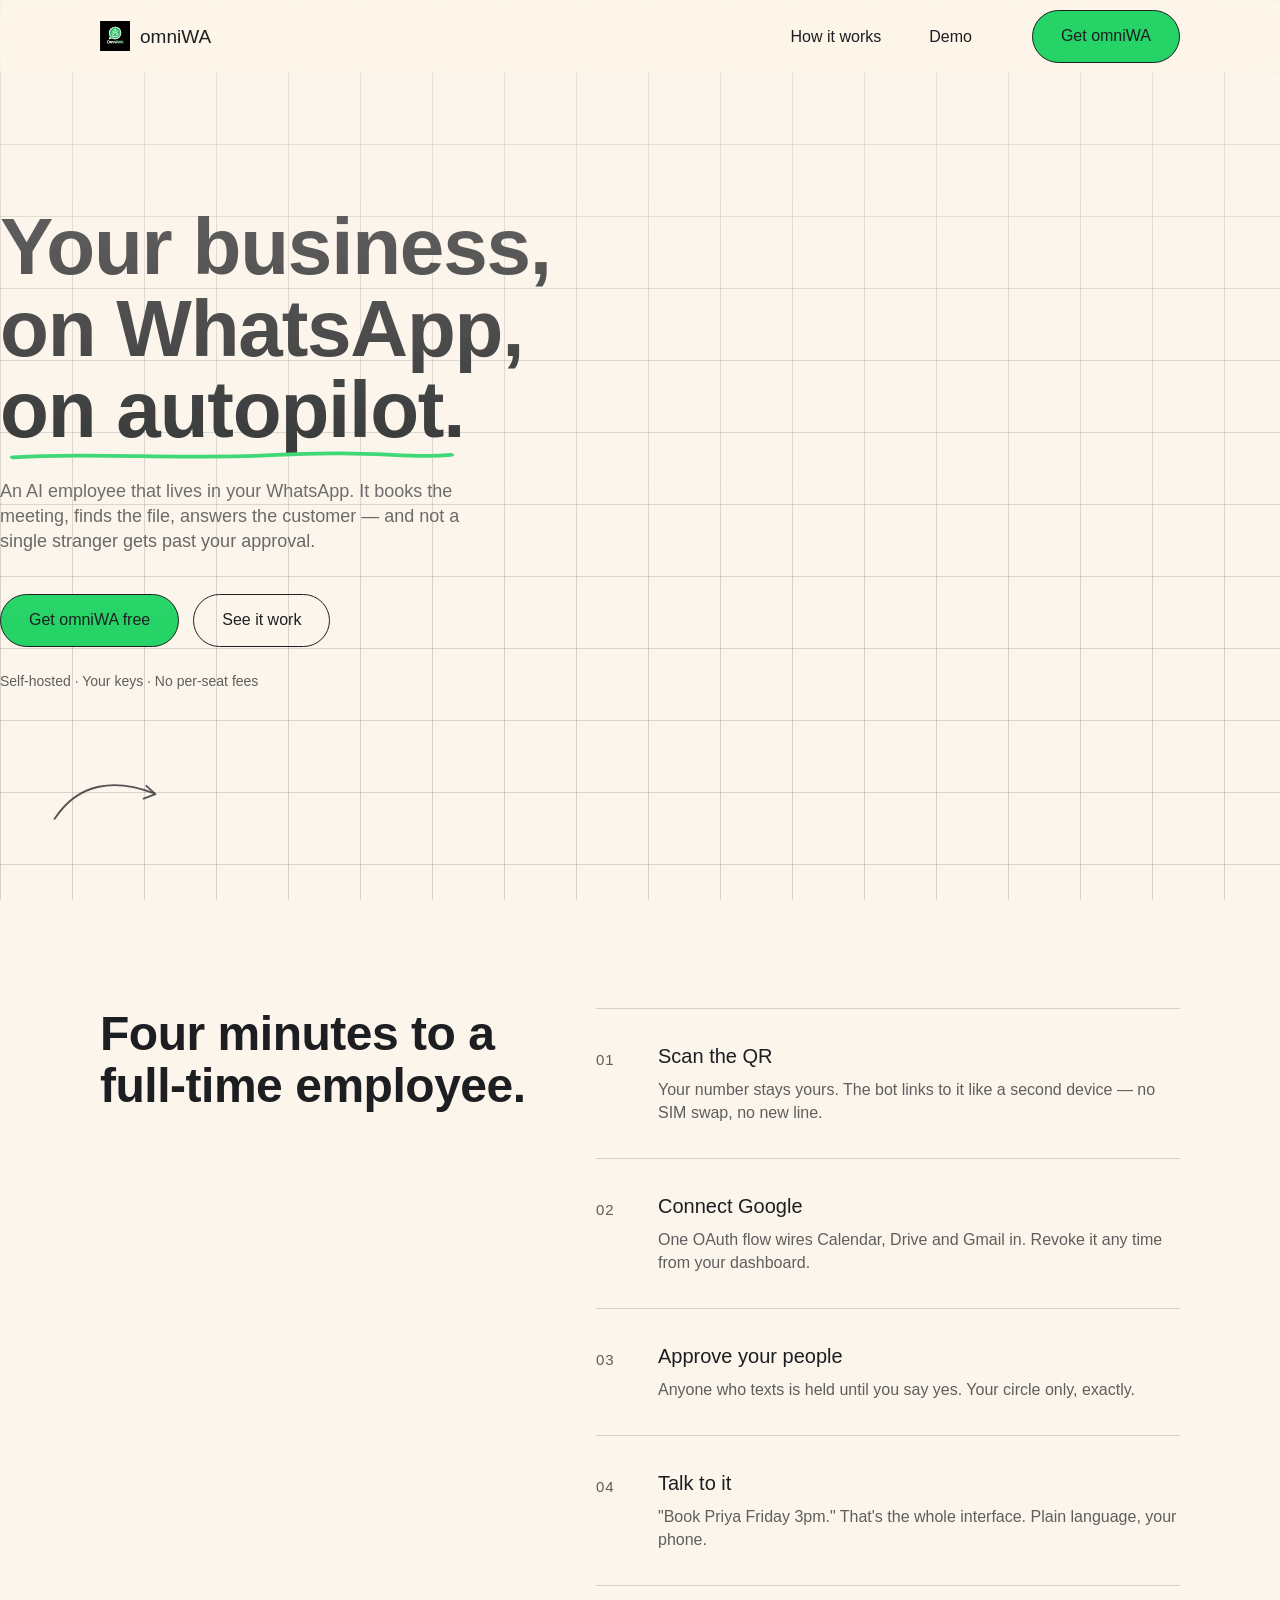
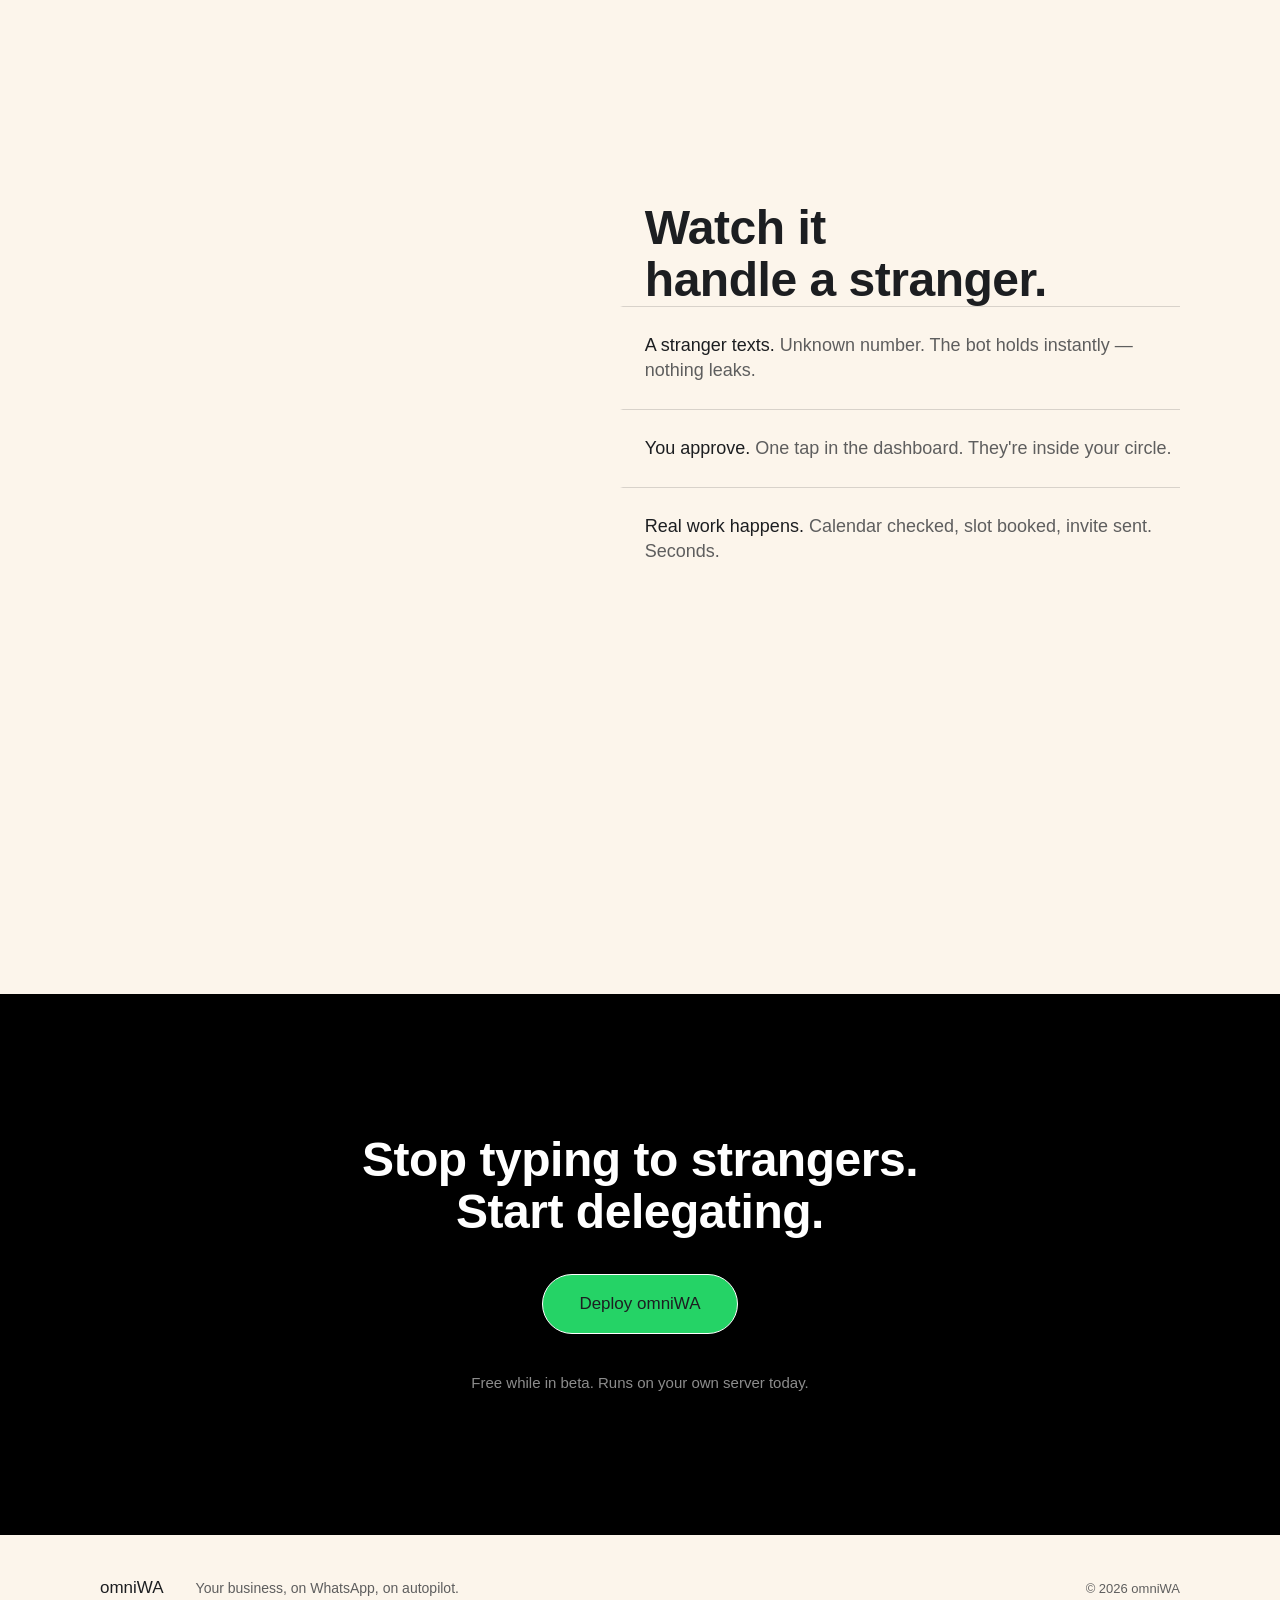
<file: landing/index.html>
<!--
  omniWA landing — design contract (see DESIGN.md alongside this file)
  THESIS: WhatsApp's own marketing voice. Cream paper, black ink, one green pill.
  Refuses the dark-neon SaaS hero this category always ships.
-->
<!DOCTYPE html>
<html lang="en">
<head>
  <meta charset="UTF-8" />
  <meta name="viewport" content="width=device-width, initial-scale=1.0" />
  <title>omniWA — Your business, on WhatsApp, on autopilot</title>
  <meta name="description" content="omniWA turns WhatsApp into your hardest-working employee. Owner-approved access, Google Workspace built in, fully self-hosted." />
  <meta property="og:title" content="omniWA — Your business, on WhatsApp, on autopilot" />
  <link rel="icon" type="image/svg+xml" href="assets/logo.svg" />
  <link rel="stylesheet" href="css/style.css?v=5" />
  <link rel="stylesheet" href="css/phone.css?v=5" />
  <script type="importmap">
  {
    "imports": {
      "gsap": "https://esm.sh/gsap@3.12.5",
      "gsap/ScrollTrigger": "https://esm.sh/gsap@3.12.5/ScrollTrigger",
      "lenis": "https://esm.sh/lenis@1.1.14",
      "three": "https://esm.sh/three@0.169.0"
    }
  }
  </script>
</head>
<body>

  <!-- NAV — cream, flat, hairline only -->
  <header class="nav" id="nav">
    <div class="container nav__inner">
      <a href="#top" class="brand" aria-label="omniWA home">
        <img src="assets/logo.svg" alt="" class="brand__mark" />
        <span>omniWA</span>
      </a>
      <nav class="nav__links">
        <a href="#how">How it works</a>
        <a href="#demo">Demo</a>
      </nav>
      <a href="#cta" class="pill pill--primary">Get omniWA</a>
    </div>
  </header>

  <!-- HERO — split, asymmetric. Left: type + one green pill. Right: CSS-3D iPhone. -->
  <section class="hero" id="top">
    <div class="blueprint" aria-hidden="true"></div>

    <div class="container hero__grid">
      <div class="hero__copy">
        <h1 class="hero__title">Your business,<br />on WhatsApp,<br />
          <span class="sketch-underline">on autopilot.</span>
        </h1>
        <p class="hero__sub">An AI employee that lives in your WhatsApp.
          It books the meeting, finds the file, answers the customer —
          and not a single stranger gets past your approval.</p>
        <div class="hero__actions">
          <a href="#cta" class="pill pill--primary">Get omniWA free</a>
          <a href="#demo" class="pill pill--ghost">See it work</a>
        </div>
        <p class="hero__note">Self-hosted &middot; Your keys &middot; No per-seat fees</p>
      </div>
      <div class="hero__phone-zone" id="phone-hero" aria-hidden="true"></div>
    </div>

    <!-- sketchbook annotation -->
    <svg class="doodle doodle--hero" viewBox="0 0 120 60" fill="none" aria-hidden="true">
      <path d="M4 50 C 30 10, 70 6, 112 22" stroke="#1c1e21" stroke-width="2" stroke-linecap="round"/>
      <path d="M104 14 L 114 23 L 101 28" stroke="#1c1e21" stroke-width="2" fill="none" stroke-linecap="round" stroke-linejoin="round"/>
    </svg>
  </section>

  <!-- HOW IT WORKS — numbered rows, ink dividers -->
  <section class="how section" id="how">
    <div class="container how__cols">
      <h2 class="h2">Four minutes to a<br />full-time employee.</h2>
      <ol class="steps">
        <li class="step reveal"><span class="step__n">01</span><div><h3>Scan the QR</h3><p>Your number stays yours. The bot links to it like a second device — no SIM swap, no new line.</p></div></li>
        <li class="step reveal"><span class="step__n">02</span><div><h3>Connect Google</h3><p>One OAuth flow wires Calendar, Drive and Gmail in. Revoke it any time from your dashboard.</p></div></li>
        <li class="step reveal"><span class="step__n">03</span><div><h3>Approve your people</h3><p>Anyone who texts is held until you say yes. Your circle only, exactly.</p></div></li>
        <li class="step reveal"><span class="step__n">04</span><div><h3>Talk to it</h3><p>"Book Priya Friday 3pm." That's the whole interface. Plain language, your phone.</p></div></li>
      </ol>
    </div>
  </section>

  <!-- DEMO — pinned 3D phone with scroll-scrubbed real conversation -->
  <section class="demo section" id="demo">
    <div class="container demo__layout">
      <div class="demo__sticky">
        <div id="phone-demo" aria-label="iPhone running a live omniWA conversation"></div>
      </div>
      <div class="demo__copy">
        <h2 class="h2">Watch it<br />handle a stranger.</h2>
        <ol class="beats">
          <li data-beat="0"><strong>A stranger texts.</strong> Unknown number. The bot holds instantly — nothing leaks.</li>
          <li data-beat="1"><strong>You approve.</strong> One tap in the dashboard. They're inside your circle.</li>
          <li data-beat="2"><strong>Real work happens.</strong> Calendar checked, slot booked, invite sent. Seconds.</li>
        </ol>
      </div>
    </div>
  </section>

  <!-- CTA — the near-black band. Green pill reads loudest here. -->
  <section class="band" id="cta">
    <div class="container band__inner">
      <h2 class="h2 h2--inverse">Stop typing to strangers.<br />Start delegating.</h2>
      <a href="#" class="pill pill--primary pill--lg">Deploy omniWA</a>
      <p class="band__note">Free while in beta. Runs on your own server today.</p>
    </div>
  </section>

  <!-- FOOTER — continues the canvas, no contrast -->
  <footer class="footer">
    <div class="container footer__inner">
      <span class="footer__brand">omniWA</span>
      <span class="footer__note">Your business, on WhatsApp, on autopilot.</span>
      <span class="footer__meta">&copy; 2026 omniWA</span>
    </div>
  </footer>

  <script type="module" src="js/main.js?v=5"></script>
</body>
</html>
</file>
<file: landing/css/style.css>
/* ============================================================
   omniWA — WhatsApp marketing world
   Cream canvas · ink weight-400 · one voltage pill · flat surfaces
   Radii: 25px tile / 50px pill / 50% circle. No shadow tier.
   ============================================================ */

:root {
  --canvas: #fcf5eb;
  --surface: #ffffff;
  --ink: #1c1e21;
  --ink-muted: #5e5e5e;
  --green: #25d366;
  --mint: #d9fdd3;
  --hairline: rgba(28, 30, 33, 0.16);
  --radius-tile: 25px;
  --radius-pill: 50px;
  --font: "Inter", -apple-system, BlinkMacSystemFont, "Segoe UI", Roboto,
    sans-serif;
}

* { box-sizing: border-box; margin: 0; padding: 0; }

html { scroll-behavior: auto; }
html.lenis, html.lenis body { height: auto; }
.lenis.lenis-smooth { scroll-behavior: auto !important; }

body {
  background: var(--canvas);
  color: var(--ink);
  font-family: var(--font);
  font-weight: 400; /* every tier — emphasis is size */
  font-size: 18px;
  line-height: 25px;
  -webkit-font-smoothing: antialiased;
  overflow-x: clip;
}

::selection { background: var(--green); color: var(--ink); }

a { color: inherit; text-decoration: none; }
img { max-width: 100%; display: block; }
:focus-visible { outline: 2px solid var(--green); outline-offset: 3px; }

.container {
  width: min(1080px, calc(100% - 48px));
  margin-inline: auto;
}

.section { padding-block: clamp(80px, 12vh, 128px); }

/* ---------- type scale (all 400) ---------- */
.hero__title {
  font-size: clamp(44px, 6.4vw, 80px);
  line-height: 1.02;
  letter-spacing: -0.015em;
}
.h2 {
  font-size: clamp(32px, 4.2vw, 48px);
  line-height: 1.08;
  letter-spacing: -0.01em;
}
.h2--inverse { color: var(--surface); }
h3 { font-size: 20px; line-height: 27px; font-weight: 400; }
p { max-width: 62ch; }

/* ---------- pills ---------- */
.pill {
  display: inline-flex;
  align-items: center;
  justify-content: center;
  height: 53px;
  padding: 16px 28px;
  border-radius: var(--radius-pill);
  font-size: 16px;
  line-height: 16px;
  transition: transform 0.15s ease, background 0.15s ease;
}
.pill:active { transform: scale(0.97); }
.pill--primary {
  background: var(--green);
  color: var(--ink); /* ink on green, never white — per WhatsApp marketing */
  border: 1px solid var(--ink);
}
.pill--primary:hover { background: #2ae473; }
.pill--ghost {
  background: transparent;
  color: var(--ink);
  border: 1px solid var(--ink);
  height: 53px;
}
.pill--ghost:hover { background: rgba(28, 30, 33, 0.05); }
.pill--lg { height: 60px; padding: 20px 36px; font-size: 17px; }

/* ---------- nav — Apple translucent material ---------- */
.nav {
  position: fixed;
  inset-inline: 0;
  top: 0;
  z-index: 50;
  background: rgba(252, 245, 235, 0.72);
  backdrop-filter: blur(20px) saturate(180%);
  -webkit-backdrop-filter: blur(20px) saturate(180%);
  border-bottom: 1px solid transparent;
  transition: border-color 0.3s ease, background 0.3s ease;
}
.nav.is-scrolled {
  border-bottom-color: rgba(28, 30, 33, 0.08);
  background: rgba(252, 245, 235, 0.85);
}
.nav__inner {
  display: flex;
  align-items: center;
  gap: 40px;
  height: 72px;
}
.brand {
  display: flex;
  align-items: center;
  gap: 10px;
  font-size: 19px;
}
.brand__mark { width: 30px; height: 30px; }
.nav__links { display: flex; gap: 8px; margin-left: auto; }
.nav__links a {
  padding: 0 20px;
  font-size: 16px;
  color: var(--ink);
}
.nav__links a:hover { opacity: 0.65; }

/* ---------- hero ---------- */
.hero {
  position: relative;
  min-height: 100dvh;
  display: flex;
  align-items: center;
  overflow: clip;
  /* faint blueprint grid on the canvas floor */
  background-image:
    linear-gradient(var(--hairline) 1px, transparent 1px),
    linear-gradient(90deg, var(--hairline) 1px, transparent 1px);
  background-size: 72px 72px;
  mask-image: linear-gradient(to bottom, rgba(0,0,0,.55), rgba(0,0,0,1) 70%);
}

.hero__grid {
  display: grid;
  grid-template-columns: minmax(0, 1fr) minmax(320px, 44%);
  align-items: center;
  gap: 24px;
  width: 100%;
  position: relative;
  z-index: 2;
}

.hero__copy { padding-block: 120px; }
.hero__sub {
  color: var(--ink-muted);
  margin-top: 28px;
  max-width: 46ch;
}
.hero__actions {
  display: flex;
  gap: 14px;
  flex-wrap: wrap;
  margin-top: 40px;
}
.hero__note {
  margin-top: 22px;
  font-size: 14px;
  color: var(--ink-muted);
}

/* hero phone zone — CSS-3D iPhone lives here */
.hero__phone-zone {
  position: relative;
  display: grid;
  place-items: center;
  min-height: 640px;
}
.hero__phone-zone .ip-wrapper {
  cursor: grab;
}
.hero__phone-zone .ip-wrapper:active { cursor: grabbing; }

/* sketchbook underline under "on autopilot." */
.sketch-underline {
  position: relative;
  white-space: nowrap;
}
.sketch-underline::after {
  content: "";
  position: absolute;
  left: 2%;
  bottom: -0.08em;
  width: 96%;
  height: 0.14em;
  background: url("data:image/svg+xml,%3Csvg xmlns='http://www.w3.org/2000/svg' viewBox='0 0 200 9' preserveAspectRatio='none'%3E%3Cpath d='M2 6 C 40 2, 80 8, 120 4 S 180 7, 198 4' fill='none' stroke='%2325d366' stroke-width='3' stroke-linecap='round'/%3E%3C/svg%3E")
    no-repeat center / 100% 100%;
}
.doodle--hero {
  position: absolute;
  left: clamp(8px, 4vw, 56px);
  bottom: 8vh;
  width: 110px;
  z-index: 2;
  opacity: 0.75;
}

/* ---------- how ---------- */
.how__cols {
  display: grid;
  grid-template-columns: minmax(280px, 40%) 1fr;
  gap: 64px;
}
.steps {
  list-style: none;
}
.step {
  display: flex;
  gap: 28px;
  padding: 34px 0;
  border-top: 1px solid var(--hairline);
}
.step:last-child { border-bottom: 1px solid var(--hairline); }
.step__n {
  font-size: 15px;
  letter-spacing: 0.06em;
  color: var(--ink-muted);
  padding-top: 4px;
  min-width: 34px;
}
.step h3 { margin-bottom: 8px; }
.step p { color: var(--ink-muted); font-size: 16px; line-height: 23px; }

/* ---------- demo (pinned) ---------- */
.demo { background: var(--canvas); }
.demo__layout {
  display: grid;
  grid-template-columns: minmax(340px, 46%) 1fr;
  gap: 48px;
  align-items: start;
}
.demo__sticky {
  position: sticky;
  top: calc(50vh - min(38vh, 360px));
  height: min(76vh, 720px);
  display: grid;
  place-items: center;
}
#phone3d-demo {
  position: absolute;
  inset: 0;
  width: 100%;
  height: 100%;
}

.beats { list-style: none; counter-reset: beat; }
.beats li {
  padding: 26px 0;
  border-top: 1px solid var(--hairline);
  color: var(--ink-muted);
  transition: color 0.35s ease, border-color 0.35s ease;
  border-left: 3px solid transparent;
  padding-left: 22px;
  margin-left: -25px;
}
.beats li strong { color: var(--ink); font-weight: 400; }
.beats li.is-active { border-left-color: var(--green); color: var(--ink); }

/* ---------- CTA band — the near-black encryption band ---------- */
.band {
  background: #000000; /* pure black is the point of the band */
  padding-block: 140px;
}
.band__inner {
  display: flex;
  flex-direction: column;
  align-items: center;
  gap: 36px;
  text-align: center;
}
.band .pill--lg { border-color: var(--surface); }
.band__note { color: rgba(255, 255, 255, 0.55); font-size: 15px; }

/* ---------- footer ---------- */
.footer { padding-block: 40px; }
.footer__inner {
  display: flex;
  flex-wrap: wrap;
  gap: 12px 32px;
  align-items: baseline;
}
.footer__brand { font-size: 17px; }
.footer__note { color: var(--ink-muted); font-size: 14px; }
.footer__meta {
  margin-left: auto;
  font-size: 13px;
  color: var(--ink-muted);
}

/* ---------- reveals (restrained: fade + 16px rise) ---------- */
.reveal { will-change: transform, opacity; }

/* ---------- responsive ---------- */
@media (max-width: 900px) {
  .hero__grid { grid-template-columns: 1fr; }
  .hero__phone-zone { min-height: 520px; order: -1; padding-top: 90px; }
  .hero__copy { padding-block: 32px 64px; }
  .how__cols { grid-template-columns: 1fr; gap: 40px; }
  .demo__layout { grid-template-columns: 1fr; }
  .demo__sticky { position: relative; top: auto; height: 66vh; }
  .nav__links { display: none; }
  .nav .pill { margin-left: auto; height: 44px; padding: 12px 20px; }
}

/* ---------- reduced motion ---------- */
@media (prefers-reduced-motion: reduce) {
  *, *::before, *::after {
    animation-duration: 0.001s !important;
    transition-duration: 0.001s !important;
  }
  .bubble, .chat__sys {
    opacity: 1 !important;
    transform: none !important;
    visibility: visible !important;
  }
}
</file>
<file: landing/css/phone.css>
/* ============================================================
   Phone — pro-rendered frame PNG (from facilpay clone asset)
   + live WhatsApp chat layered into the glass area.
   Technique matches the reference: image frame, HTML screen.
   ============================================================ */

.ph-scene {
  perspective: 1400px;
  perspective-origin: 50% 50%;
  user-select: none;
  -webkit-user-select: none;
}

.ph-wrapper {
  position: relative;
  margin-inline: auto;
}

.ph-device {
  position: relative;
  transform-style: preserve-3d;
  transform: rotateY(-12deg) rotateX(2deg);
  will-change: transform;
}

/* the pro-rendered titanium frame */
.ph-img {
  display: block;
  width: 100%;
  height: auto;
  filter: drop-shadow(0 50px 80px rgba(28, 30, 33, 0.35));
}

/* live screen layer — positioned over the PNG's glass area */
.ph-screen {
  position: absolute;
  /* glass rect measured from the frame PNG (1520x3096):
     x 60–1460, y 45–3055 → insets in % */
  left: 3.9%;
  right: 4%;
  top: 1.8%;
  bottom: 1.6%;
  overflow: hidden;
  transform: translateZ(1px); /* sits above the frame face */
  background: #ece5dd;
}

/* glass reflection sweep */
.ph-glass {
  position: absolute;
  inset: 0;
  z-index: 5;
  pointer-events: none;
  background: linear-gradient(128deg, rgba(255,255,255,0.09) 0%, rgba(255,255,255,0.02) 26%, transparent 46%);
}

/* ============================================================
   WhatsApp chat UI (light mode, authentic)
   ============================================================ */
.chat-ui {
  display: flex;
  flex-direction: column;
  height: 100%;
  font-family: "Inter", -apple-system, sans-serif;
  background: #ece5dd; /* chat wallpaper cream */
}

.wa-header {
  flex-shrink: 0;
  display: flex;
  align-items: center;
  gap: 10px;
  background: #075e54;
  color: #fff;
  padding: 44px 14px 10px; /* clears the notch zone */
}
.wa-avatar {
  width: 32px;
  height: 32px;
  border-radius: 50%;
  background: #ffffff;
  color: #075e54;
  display: grid;
  place-items: center;
  font-weight: 600;
  font-size: 15px;
}
.wa-name { font-size: 15px; }
.wa-status { font-size: 11px; opacity: 0.72; }

.wa-banner {
  flex-shrink: 0;
  margin: 8px 12px 2px;
  background: #fff5c4;
  color: #54636d;
  font-size: 10.5px;
  text-align: center;
  border-radius: 8px;
  padding: 6px 8px;
}

.wa-body {
  flex: 1;
  overflow: hidden;
  display: flex;
  flex-direction: column;
  gap: 7px;
  padding: 10px 12px;
}

.wa-bubble {
  position: relative;
  max-width: 80%;
  padding: 7px 9px 16px;
  border-radius: 10px;
  font-size: 13px;
  line-height: 17px;
  color: #111b21;
  animation: wa-pop 0.28s cubic-bezier(0.2, 1.4, 0.4, 1) both;
}
@keyframes wa-pop {
  from { opacity: 0; transform: translateY(10px) scale(0.95); }
}
.wa-bubble--in {
  align-self: flex-start;
  background: #ffffff;
  border-bottom-left-radius: 2px;
}
.wa-bubble--out {
  align-self: flex-end;
  background: #d9fdd3; /* mint leaf — THE signature */
  border-bottom-right-radius: 2px;
}
.wa-time {
  position: absolute;
  right: 8px;
  bottom: 4px;
  font-size: 10px;
  color: #667781;
}
.ticks { color: #53bdeb; font-weight: 400; letter-spacing: -0.1em; }

.wa-sys {
  align-self: center;
  max-width: 88%;
  font-size: 10.5px;
  letter-spacing: 0.01em;
  text-align: center;
  color: #5e5e5e;
  background: rgba(255, 255, 255, 0.92);
  border-radius: 9999px;
  padding: 5px 12px;
  animation: wa-pop 0.28s ease both;
}
.wa-sys--ok { color: #1c7a45; }

.wa-typing {
  align-self: flex-end;
  display: flex;
  gap: 4px;
  background: #d9fdd3;
  border-radius: 12px;
  border-bottom-right-radius: 2px;
  padding: 10px 12px;
  animation: wa-pop 0.25s ease both;
}
.wa-typing span {
  width: 6px;
  height: 6px;
  border-radius: 50%;
  background: #8696a0;
  animation: wa-dot 1.1s infinite;
}
.wa-typing span:nth-child(2) { animation-delay: 0.15s; }
.wa-typing span:nth-child(3) { animation-delay: 0.3s; }
@keyframes wa-dot {
  0%, 60%, 100% { opacity: 0.35; transform: translateY(0); }
  30% { opacity: 1; transform: translateY(-3px); }
}

.wa-compose {
  flex-shrink: 0;
  display: flex;
  align-items: center;
  gap: 10px;
  background: #f0f2f5;
  padding: 8px 12px 20px;
}
.wa-compose span {
  flex: 1;
  background: #fff;
  border-radius: 9999px;
  padding: 9px 14px;
  font-size: 13px;
  color: #8696a0;
}
.wa-send {
  flex-shrink: 0;
  width: 36px;
  height: 36px;
  border-radius: 50%;
  background: #25d366;
  position: relative;
}
.wa-send::after {
  content: "";
  position: absolute;
  inset: 0;
  margin: auto;
  width: 14px;
  height: 14px;
  background: #fff;
  clip-path: polygon(0% 50%, 100% 0%, 60% 100%, 45% 60%);
}

/* reduced motion */
@media (prefers-reduced-motion: reduce) {
  .ph-device { transform: rotateY(-12deg) rotateX(2deg) !important; }
  .wa-bubble, .wa-sys, .wa-typing { animation: none; }
}
</file>
